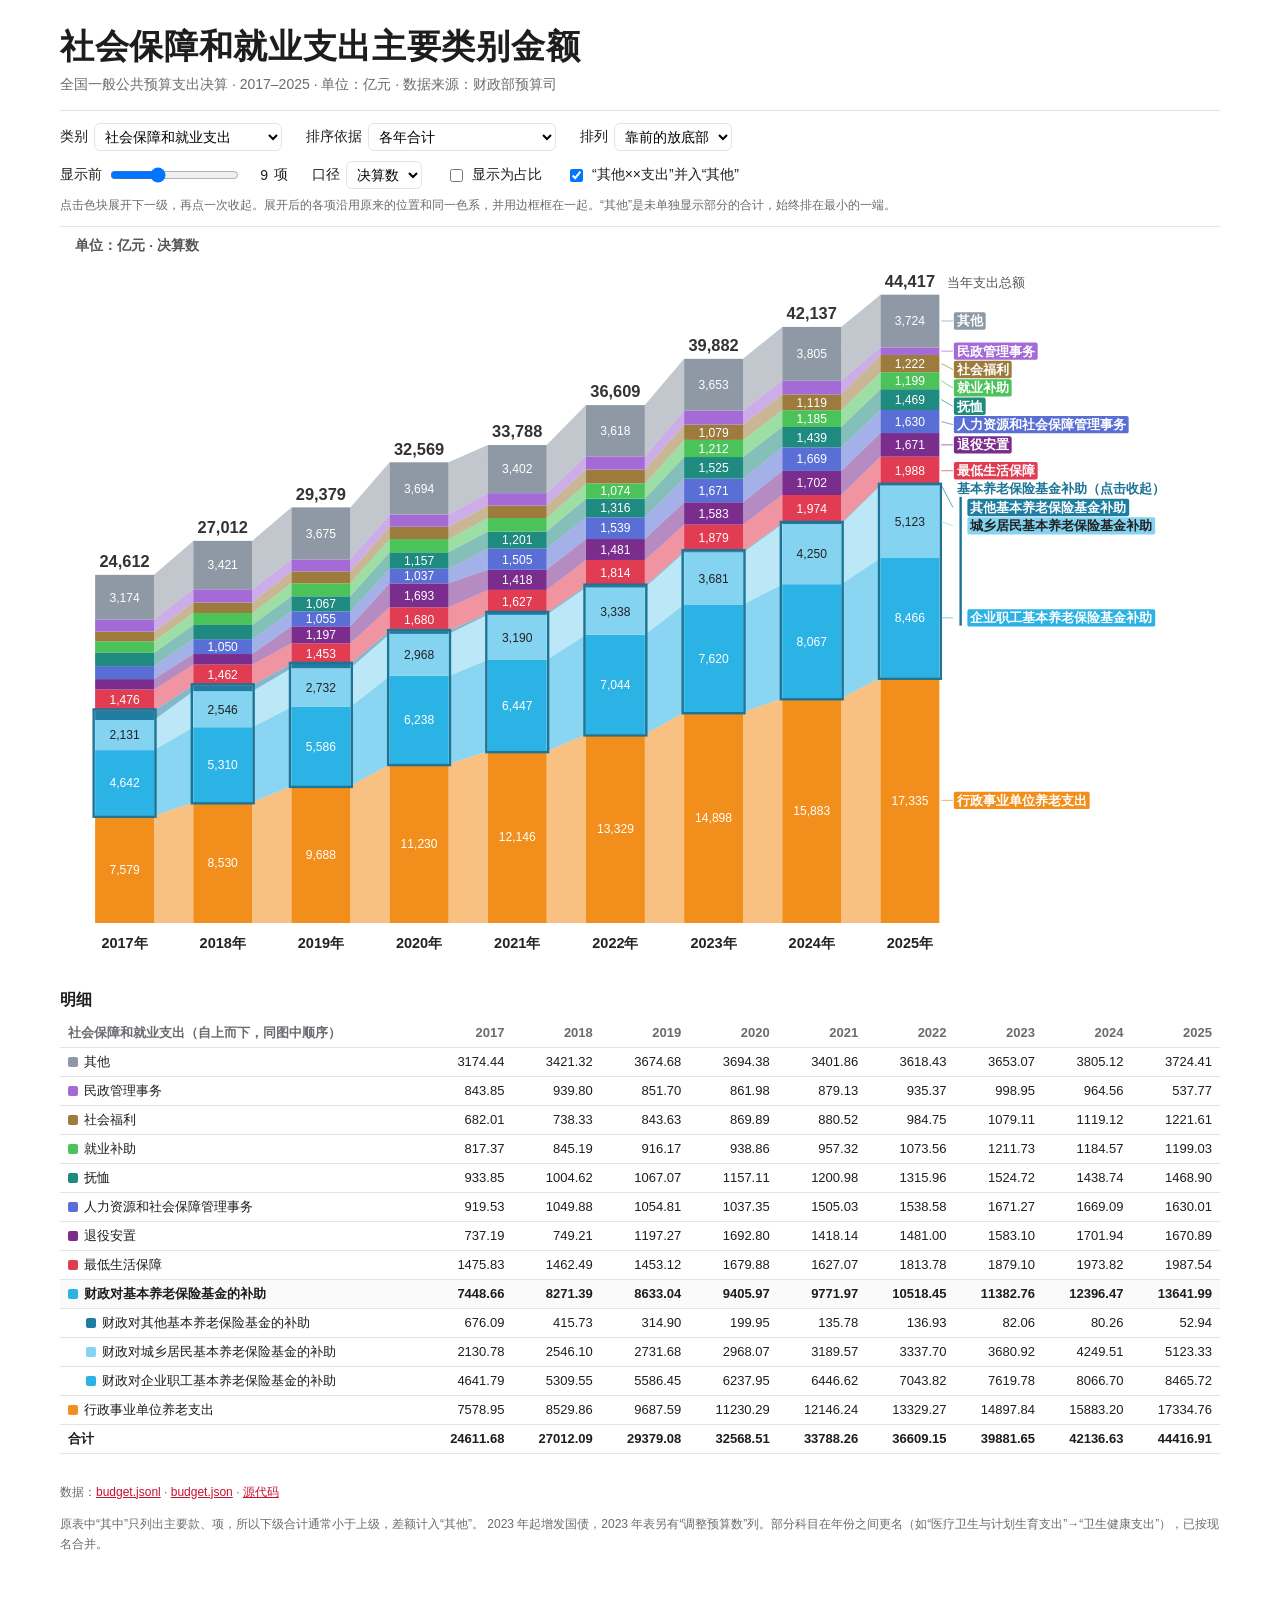
<file: docs/index.html>
<!doctype html>
<html lang="zh-CN">
<head>
<meta charset="utf-8">
<meta name="viewport" content="width=device-width, initial-scale=1">
<title>全国一般公共预算支出 · 结构变化 2017–2025</title>
<link rel="stylesheet" href="style.css">
</head>
<body>
<header>
  <h1 id="title">全国一般公共预算支出</h1>
  <p class="sub">全国一般公共预算支出决算 · 2017–2025 · 单位：亿元 · 数据来源：财政部预算司</p>
</header>

<section class="controls">
  <div class="row">
    <label>类别
      <select id="category"></select>
    </label>
    <label>排序依据
      <select id="order">
        <option value="sum">各年合计</option>
        <option value="last">最新一年</option>
        <option value="growth">增长倍数（首年→末年）</option>
        <option value="source">原表顺序</option>
      </select>
    </label>
    <label>排列
      <select id="dir">
        <option value="bottom">靠前的放底部</option>
        <option value="top">靠前的放顶部</option>
      </select>
    </label>
  </div>
  <div class="row">
    <label>显示前
      <input id="topn" type="range" min="3" max="20" value="10">
      <output id="topn-out">10</output> 项
    </label>
    <label>口径
      <select id="metric">
        <option value="actual">决算数</option>
        <option value="budget">预算数</option>
      </select>
    </label>
    <label class="check"><input id="share" type="checkbox"> 显示为占比</label>
    <label class="check"><input id="fold" type="checkbox" checked> “其他××支出”并入“其他”</label>
  </div>
  <p class="hint">点击色块展开下一级，再点一次收起。展开后的各项沿用原来的位置和同一色系，并用边框框在一起。“其他”是未单独显示部分的合计，始终排在最小的一端。</p>
</section>

<main>
  <div id="chart" role="img"></div>
  <div id="tooltip" hidden></div>
</main>

<section class="table-wrap">
  <h2>明细</h2>
  <div id="table"></div>
</section>

<footer>
  <p>
    数据：<a href="https://github.com/cdpath/china-public-budget/blob/main/data/budget.jsonl">budget.jsonl</a> ·
    <a href="https://github.com/cdpath/china-public-budget/blob/main/data/budget.json">budget.json</a> ·
    <a href="https://github.com/cdpath/china-public-budget">源代码</a>
  </p>
  <p class="note">
    原表中“其中”只列出主要款、项，所以下级合计通常小于上级，差额计入“其他”。
    2023 年起增发国债，2023 年表另有“调整预算数”列。部分科目在年份之间更名（如“医疗卫生与计划生育支出”→“卫生健康支出”），已按现名合并。
  </p>
</footer>

<script src="app.js"></script>
</body>
</html>
</file>
<file: docs/style.css>
:root {
  --ink: #1d1d1f;
  --muted: #6b6b70;
  --line: #e4e4e7;
  --bg: #ffffff;
  --accent: #c8102e;
  font-family: -apple-system, BlinkMacSystemFont, "PingFang SC", "Hiragino Sans GB", "Microsoft YaHei",
    "Noto Sans CJK SC", sans-serif;
  color: var(--ink);
  background: var(--bg);
}

* { box-sizing: border-box; }

body {
  margin: 0 auto;
  max-width: 1200px;
  padding: 24px 20px 48px;
}

header h1 {
  font-size: clamp(22px, 3.2vw, 34px);
  font-weight: 800;
  margin: 0 0 6px;
  letter-spacing: 0.02em;
}

.sub { color: var(--muted); margin: 0 0 16px; font-size: 14px; }

.controls { border-top: 1px solid var(--line); border-bottom: 1px solid var(--line); padding: 12px 0; }
.controls .row { display: flex; flex-wrap: wrap; gap: 12px 24px; align-items: center; font-size: 14px; }
.controls .row + .row { margin-top: 10px; }
.controls label { display: inline-flex; align-items: center; gap: 6px; }
.controls select { font: inherit; padding: 4px 6px; border: 1px solid var(--line); border-radius: 6px; background: #fff; max-width: 260px; }
.controls output { display: inline-block; min-width: 1.5em; text-align: right; font-variant-numeric: tabular-nums; }
.hint { color: var(--muted); font-size: 12px; margin: 8px 0 0; }

main { position: relative; }
#chart { overflow-x: auto; }
#chart svg { width: 100%; min-width: 900px; height: auto; display: block; }
#chart .seg { cursor: default; }
#chart .seg.drill { cursor: pointer; }
#chart .seg:hover rect { filter: brightness(1.08); }
#chart .band { opacity: 0.55; }
#chart .dim { opacity: 0.25; }
#chart text { font-variant-numeric: tabular-nums; }

#tooltip {
  position: absolute;
  pointer-events: none;
  background: rgba(20, 20, 22, 0.92);
  color: #fff;
  padding: 8px 10px;
  border-radius: 6px;
  font-size: 13px;
  line-height: 1.5;
  max-width: 280px;
  box-shadow: 0 4px 16px rgba(0, 0, 0, 0.2);
}
#tooltip b { font-size: 14px; }
#tooltip .k { color: #b8b8be; }

.table-wrap h2 { font-size: 16px; margin: 28px 0 8px; }
#table { overflow-x: auto; }
#table table { border-collapse: collapse; width: 100%; font-size: 13px; font-variant-numeric: tabular-nums; }
#table th, #table td { padding: 5px 8px; border-bottom: 1px solid var(--line); text-align: right; white-space: nowrap; }
#table th:first-child, #table td:first-child { text-align: left; position: sticky; left: 0; background: #fff; }
#table thead th { font-weight: 600; color: var(--muted); }
#table tr.total td { font-weight: 700; }
#table tr.group td { font-weight: 600; background: #fafafa; }
#table tr.group td:first-child { background: #fafafa; }
#table tr.child td:first-child { padding-left: 26px; }
#table .sw { display: inline-block; width: 10px; height: 10px; border-radius: 2px; margin-right: 6px; vertical-align: -1px; }

footer { margin-top: 28px; color: var(--muted); font-size: 12px; line-height: 1.7; }
footer a { color: var(--accent); }
</file>
